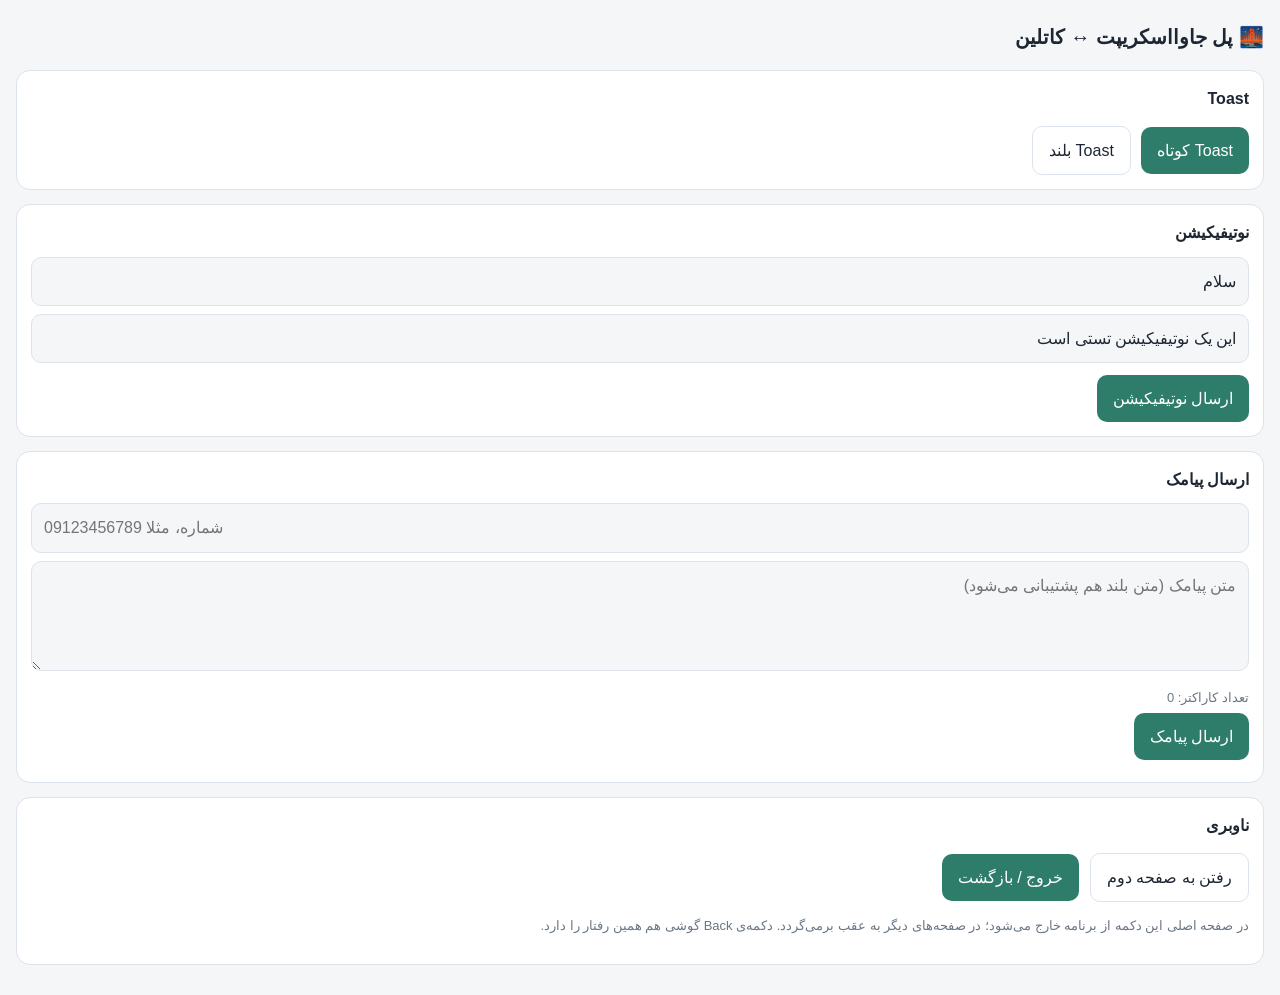
<file: app/src/main/assets/index.html>
<!DOCTYPE html>
<html lang="fa" dir="rtl">
<head>
  <meta charset="utf-8">
  <meta name="viewport" content="width=device-width, initial-scale=1">
  <title>صفحه اصلی</title>
  <link rel="stylesheet" href="style.css">
  <script src="bridge.js"></script>
</head>
<body>
  <h1>🌉 پل جاوااسکریپت ↔ کاتلین</h1>

  <div class="card">
    <h2>Toast</h2>
    <button class="btn" id="btnToast">Toast کوتاه</button>
    <button class="btn secondary" id="btnToastLong">Toast بلند</button>
  </div>

  <div class="card">
    <h2>نوتیفیکیشن</h2>
    <input id="nTitle" placeholder="عنوان" value="سلام">
    <input id="nText" placeholder="متن" value="این یک نوتیفیکیشن تستی است">
    <button class="btn" id="btnNotify">ارسال نوتیفیکیشن</button>
  </div>

  <div class="card">
    <h2>ارسال پیامک</h2>
    <input id="smsPhone" type="tel" placeholder="شماره، مثلا 09123456789" dir="ltr">
    <textarea id="smsText" placeholder="متن پیامک (متن بلند هم پشتیبانی می‌شود)"></textarea>
    <div class="hint">تعداد کاراکتر: <span id="smsCount">0</span></div>
    <button class="btn" id="btnSms">ارسال پیامک</button>
    <div id="smsStatus"></div>
  </div>

  <div class="card">
    <h2>ناوبری</h2>
    <a class="btn secondary" href="page2.html">رفتن به صفحه دوم</a>
    <button class="btn" id="btnExit">خروج / بازگشت</button>
    <p class="hint">در صفحه اصلی این دکمه از برنامه خارج می‌شود؛ در صفحه‌های دیگر به عقب برمی‌گردد. دکمه‌ی Back گوشی هم همین رفتار را دارد.</p>
  </div>

  <script>
    var $ = function (id) { return document.getElementById(id); };

    $('btnToast').onclick = function () { App.toast('سلام از جاوااسکریپت 👋'); };
    $('btnToastLong').onclick = function () { App.toastLong('این یک پیام بلندتر است که کمی بیشتر نمایش داده می‌شود'); };

    $('btnNotify').onclick = function () {
      App.notify($('nTitle').value, $('nText').value);
    };

    $('smsText').oninput = function () { $('smsCount').textContent = this.value.length; };

    $('btnSms').onclick = function () {
      var phone = $('smsPhone').value.trim();
      var text = $('smsText').value;
      if (!phone || !text.trim()) {
        App.toast('شماره و متن پیامک را وارد کنید');
        return;
      }
      $('smsStatus').textContent = '⏳ در حال ارسال…';
      App.sendSms(phone, text);
    };

    // نتیجه‌ی ارسال از کاتلین برمی‌گردد
    App.onSmsResult = function (phone, ok, message) {
      $('smsStatus').textContent = (ok ? '✅ ' : '❌ ') + phone + ' — ' + message;
      App.toast(message);
    };

    $('btnExit').onclick = function () { App.exitOrBack(); };
  </script>
</body>
</html>
</file>
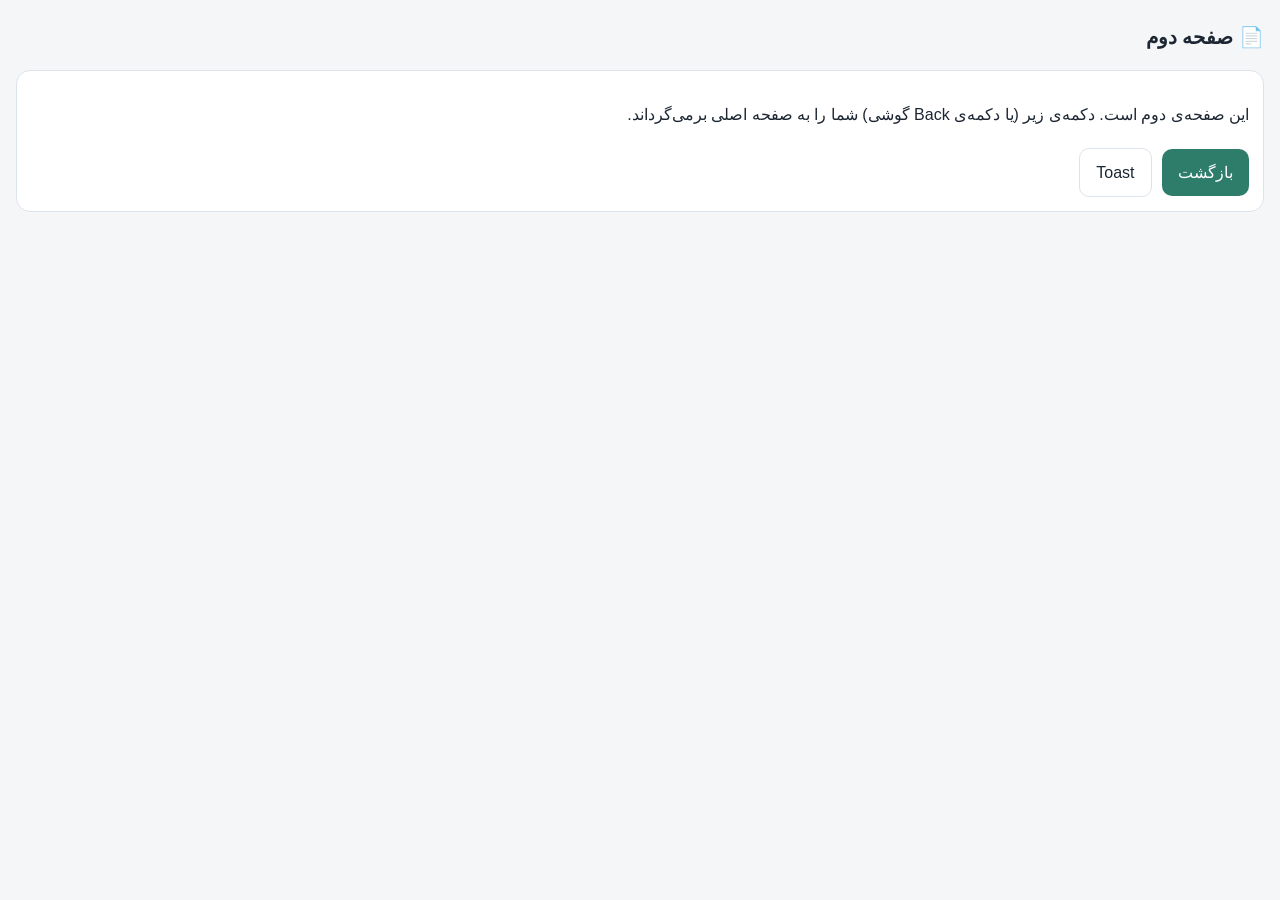
<file: app/src/main/assets/page2.html>
<!DOCTYPE html>
<html lang="fa" dir="rtl">
<head>
  <meta charset="utf-8">
  <meta name="viewport" content="width=device-width, initial-scale=1">
  <title>صفحه دوم</title>
  <link rel="stylesheet" href="style.css">
  <script src="bridge.js"></script>
</head>
<body>
  <h1>📄 صفحه دوم</h1>
  <div class="card">
    <p>این صفحه‌ی دوم است. دکمه‌ی زیر (یا دکمه‌ی Back گوشی) شما را به صفحه اصلی برمی‌گرداند.</p>
    <button class="btn" onclick="App.exitOrBack()">بازگشت</button>
    <button class="btn secondary" onclick="App.toast('سلام از صفحه دوم')">Toast</button>
  </div>
</body>
</html>
</file>
<file: app/src/main/assets/style.css>
:root {
  --bg: #f4f6f8; --card: #ffffff; --text: #1d2733; --muted: #6b7785;
  --primary: #2e7d6b; --primary-text: #ffffff; --border: #dde3ea;
}
@media (prefers-color-scheme: dark) {
  :root {
    --bg: #12171d; --card: #1b232c; --text: #e8edf2; --muted: #94a1af;
    --primary: #3aa38b; --primary-text: #08140f; --border: #2a3541;
  }
}
* { box-sizing: border-box; -webkit-tap-highlight-color: transparent; }
body {
  margin: 0; padding: 16px; background: var(--bg); color: var(--text);
  font-family: Tahoma, "Vazirmatn", sans-serif; line-height: 1.7;
}
h1 { font-size: 20px; margin: 4px 0 16px; }
h2 { font-size: 16px; margin: 0 0 10px; }
.card {
  background: var(--card); border: 1px solid var(--border);
  border-radius: 14px; padding: 14px; margin-bottom: 14px;
}
input, textarea {
  width: 100%; padding: 10px 12px; margin-bottom: 8px; font: inherit;
  color: var(--text); background: var(--bg);
  border: 1px solid var(--border); border-radius: 10px;
}
textarea { min-height: 110px; resize: vertical; }
.btn {
  display: inline-block; padding: 10px 16px; margin: 4px 0 0 6px;
  border: 0; border-radius: 10px; font: inherit; cursor: pointer;
  background: var(--primary); color: var(--primary-text); text-decoration: none;
}
.btn.secondary { background: transparent; color: var(--text); border: 1px solid var(--border); }
.hint { color: var(--muted); font-size: 13px; }
#smsStatus { margin-top: 8px; font-size: 14px; }
</file>
